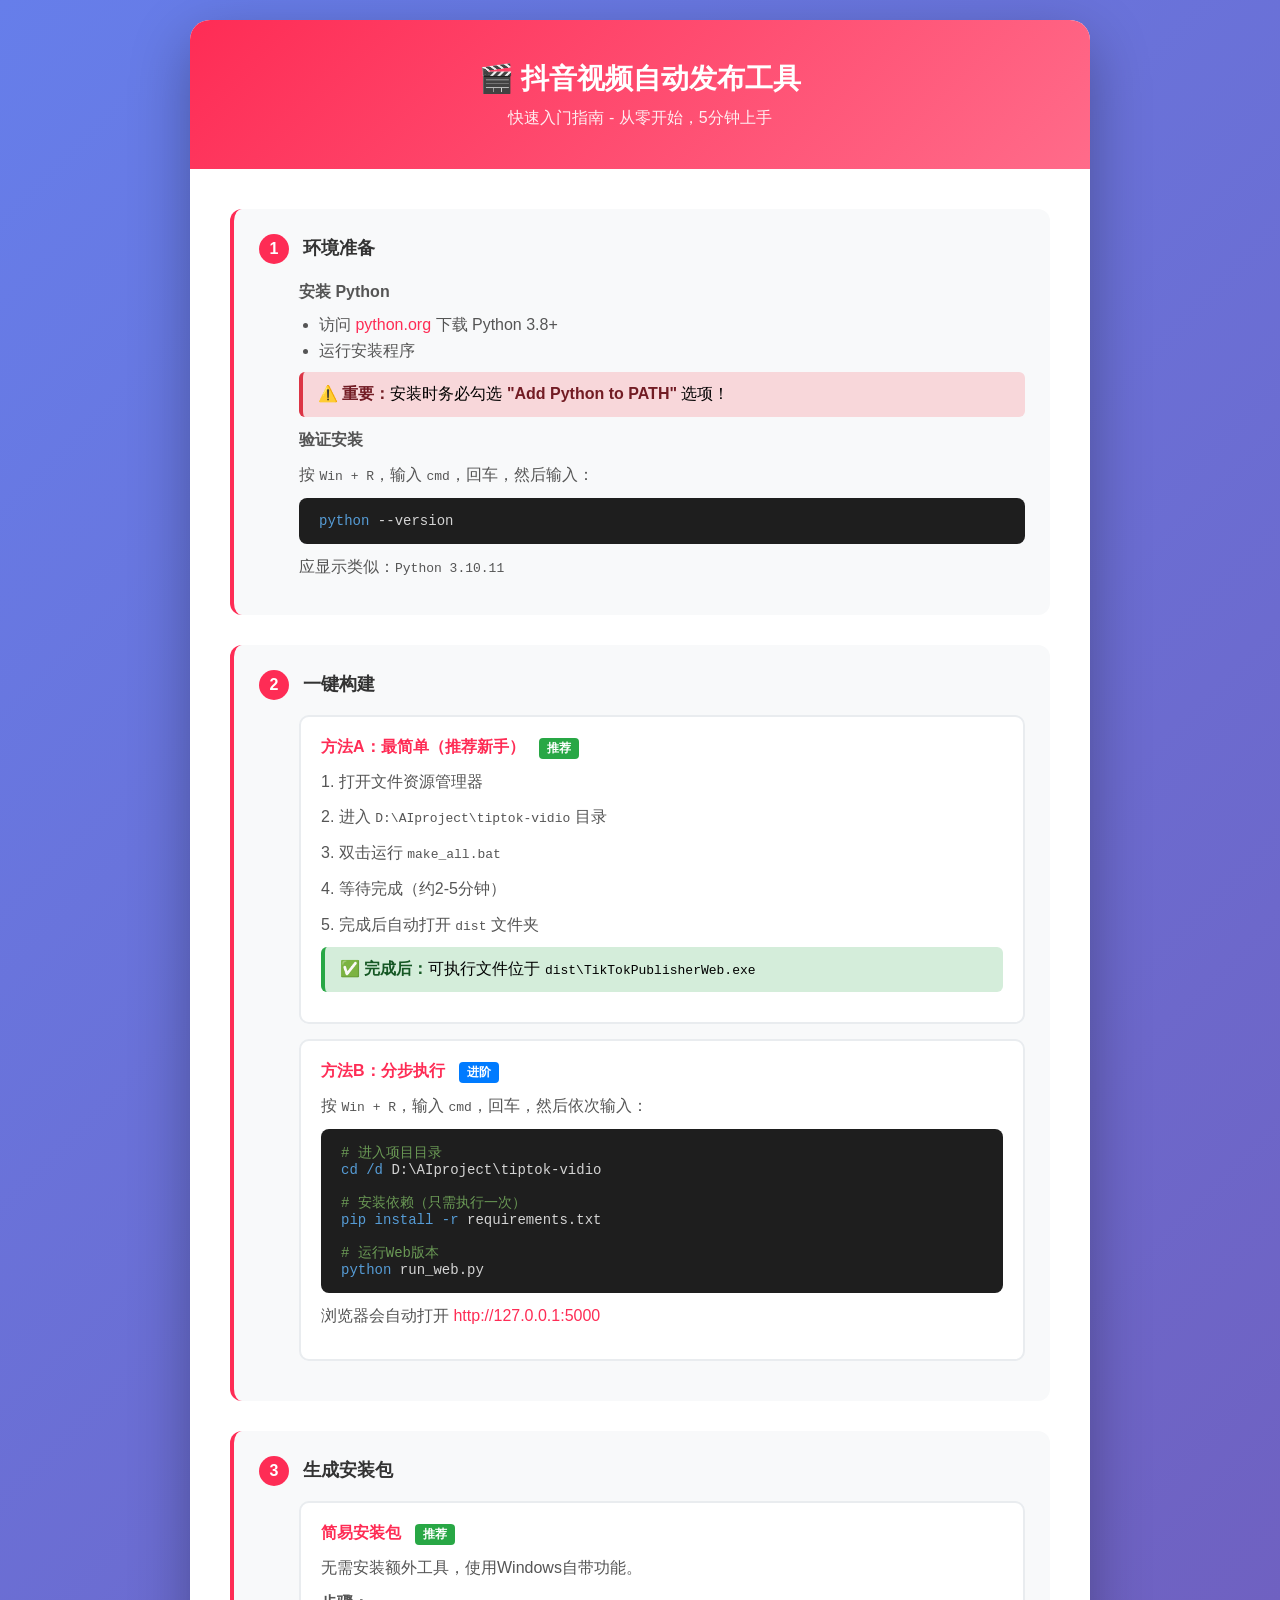
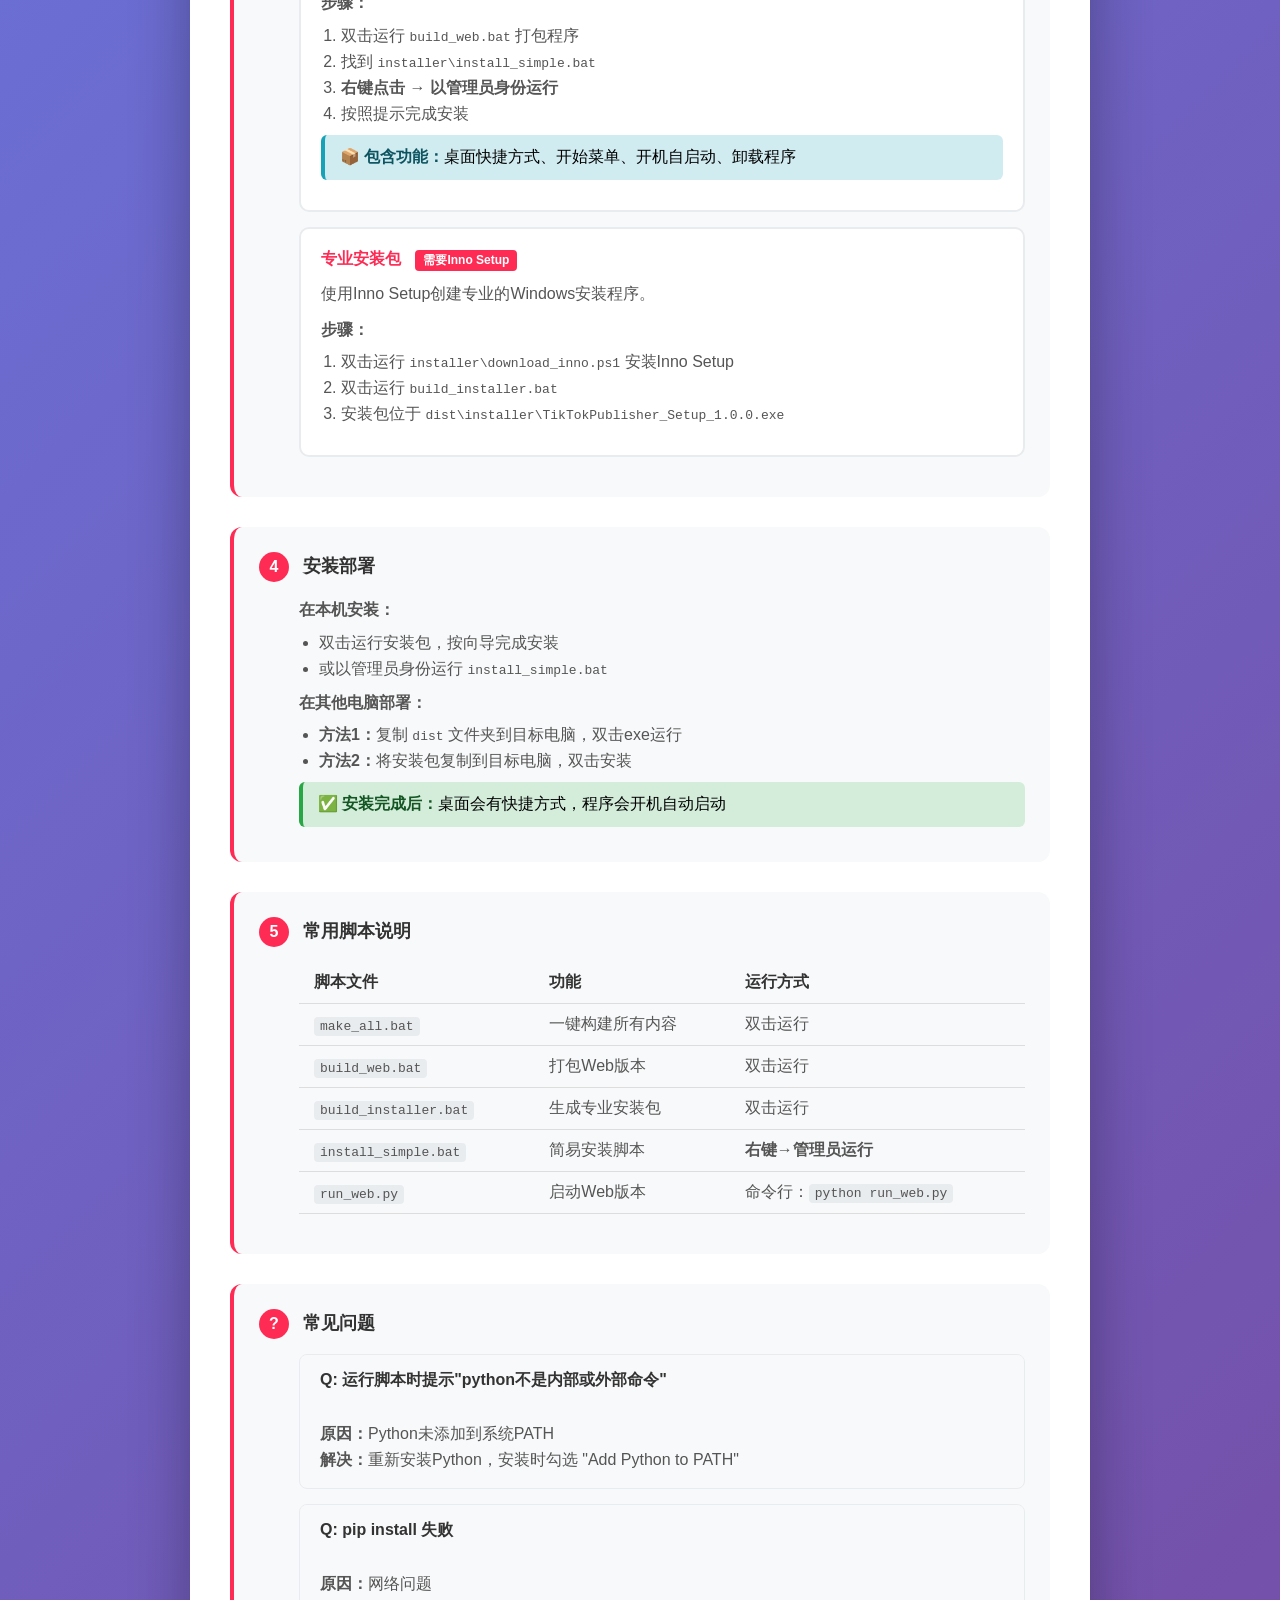
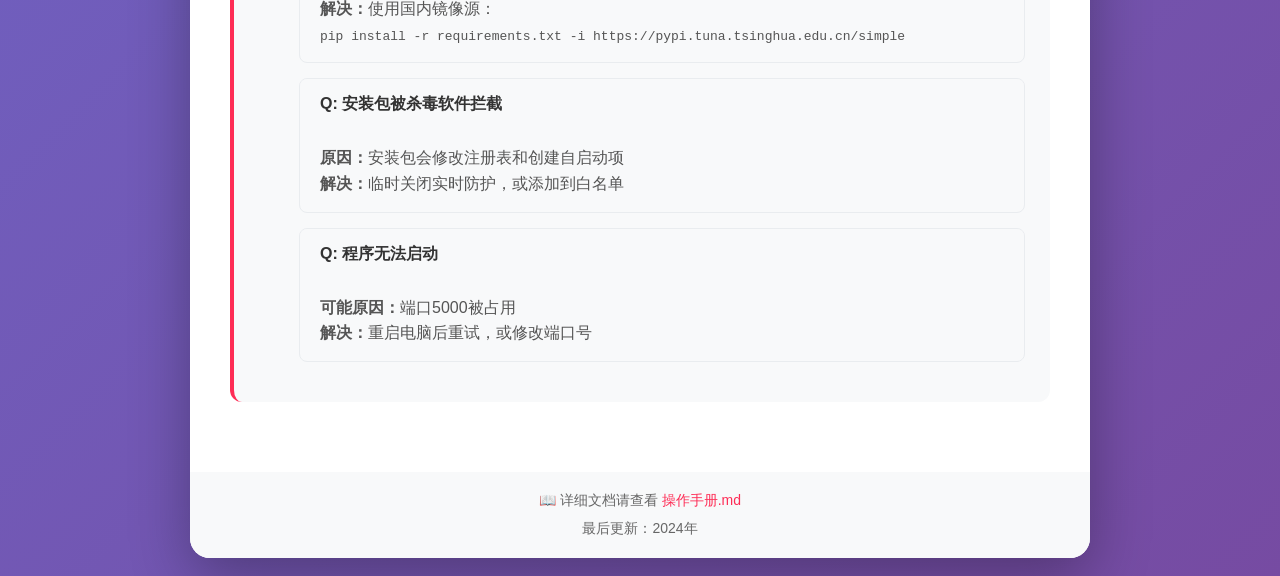
<file: quick_start.html>
<!DOCTYPE html>
<html lang="zh-CN">
<head>
    <meta charset="UTF-8">
    <meta name="viewport" content="width=device-width, initial-scale=1.0">
    <title>快速入门 - 抖音视频自动发布工具</title>
    <style>
        * {
            margin: 0;
            padding: 0;
            box-sizing: border-box;
        }

        body {
            font-family: -apple-system, BlinkMacSystemFont, "Segoe UI", Roboto, "Helvetica Neue", Arial, sans-serif;
            background: linear-gradient(135deg, #667eea 0%, #764ba2 100%);
            min-height: 100vh;
            padding: 20px;
        }

        .container {
            max-width: 900px;
            margin: 0 auto;
            background: white;
            border-radius: 20px;
            box-shadow: 0 20px 60px rgba(0,0,0,0.3);
            overflow: hidden;
        }

        .header {
            background: linear-gradient(135deg, #FE2C55 0%, #FF6B8A 100%);
            color: white;
            padding: 40px;
            text-align: center;
        }

        .header h1 {
            font-size: 28px;
            margin-bottom: 10px;
        }

        .header p {
            opacity: 0.9;
            font-size: 16px;
        }

        .content {
            padding: 40px;
        }

        .step {
            margin-bottom: 30px;
            padding: 25px;
            background: #f8f9fa;
            border-radius: 12px;
            border-left: 4px solid #FE2C55;
        }

        .step-number {
            display: inline-block;
            width: 30px;
            height: 30px;
            background: #FE2C55;
            color: white;
            border-radius: 50%;
            text-align: center;
            line-height: 30px;
            font-weight: bold;
            margin-right: 10px;
        }

        .step h3 {
            display: inline;
            font-size: 18px;
            color: #333;
        }

        .step-content {
            margin-top: 15px;
            padding-left: 40px;
        }

        .step-content p {
            margin-bottom: 10px;
            color: #555;
            line-height: 1.6;
        }

        .code-block {
            background: #1e1e1e;
            color: #d4d4d4;
            padding: 15px 20px;
            border-radius: 8px;
            font-family: "Consolas", "Monaco", monospace;
            font-size: 14px;
            margin: 10px 0;
            overflow-x: auto;
        }

        .code-block .comment {
            color: #6a9955;
        }

        .code-block .command {
            color: #569cd6;
        }

        .highlight {
            background: #fff3cd;
            padding: 12px 15px;
            border-radius: 6px;
            border-left: 4px solid #ffc107;
            margin: 10px 0;
        }

        .highlight strong {
            color: #856404;
        }

        .success-box {
            background: #d4edda;
            padding: 12px 15px;
            border-radius: 6px;
            border-left: 4px solid #28a745;
            margin: 10px 0;
        }

        .success-box strong {
            color: #155724;
        }

        .warning-box {
            background: #f8d7da;
            padding: 12px 15px;
            border-radius: 6px;
            border-left: 4px solid #dc3545;
            margin: 10px 0;
        }

        .warning-box strong {
            color: #721c24;
        }

        .info-box {
            background: #d1ecf1;
            padding: 12px 15px;
            border-radius: 6px;
            border-left: 4px solid #17a2b8;
            margin: 10px 0;
        }

        .info-box strong {
            color: #0c5460;
        }

        .files-table {
            width: 100%;
            border-collapse: collapse;
            margin: 15px 0;
        }

        .files-table th,
        .files-table td {
            padding: 10px 15px;
            text-align: left;
            border-bottom: 1px solid #ddd;
        }

        .files-table th {
            background: #f8f9fa;
            font-weight: 600;
            color: #333;
        }

        .files-table td {
            color: #555;
        }

        .files-table code {
            background: #e9ecef;
            padding: 2px 6px;
            border-radius: 4px;
            font-size: 13px;
        }

        .method-card {
            background: white;
            border: 2px solid #e9ecef;
            border-radius: 10px;
            padding: 20px;
            margin: 15px 0;
            transition: all 0.3s;
        }

        .method-card:hover {
            border-color: #FE2C55;
            box-shadow: 0 5px 15px rgba(254, 44, 85, 0.2);
        }

        .method-card h4 {
            color: #FE2C55;
            margin-bottom: 10px;
        }

        .method-card .badge {
            display: inline-block;
            background: #FE2C55;
            color: white;
            padding: 2px 8px;
            border-radius: 4px;
            font-size: 12px;
            margin-left: 10px;
        }

        .method-card .badge.green {
            background: #28a745;
        }

        .method-card .badge.blue {
            background: #007bff;
        }

        .faq {
            margin-top: 30px;
        }

        .faq-item {
            margin-bottom: 15px;
            border: 1px solid #e9ecef;
            border-radius: 8px;
            overflow: hidden;
        }

        .faq-question {
            background: #f8f9fa;
            padding: 15px 20px;
            font-weight: 600;
            color: #333;
            cursor: pointer;
        }

        .faq-answer {
            padding: 15px 20px;
            color: #555;
            line-height: 1.6;
        }

        .footer {
            background: #f8f9fa;
            padding: 20px 40px;
            text-align: center;
            color: #666;
            font-size: 14px;
        }

        .emoji {
            font-size: 20px;
            margin-right: 5px;
        }

        ul {
            margin-left: 20px;
            margin-bottom: 10px;
        }

        li {
            margin-bottom: 5px;
            color: #555;
        }

        a {
            color: #FE2C55;
            text-decoration: none;
        }

        a:hover {
            text-decoration: underline;
        }
    </style>
</head>
<body>
    <div class="container">
        <div class="header">
            <h1>🎬 抖音视频自动发布工具</h1>
            <p>快速入门指南 - 从零开始，5分钟上手</p>
        </div>

        <div class="content">
            <!-- 第一步：环境准备 -->
            <div class="step">
                <span class="step-number">1</span>
                <h3>环境准备</h3>
                <div class="step-content">
                    <p><strong>安装 Python</strong></p>
                    <ul>
                        <li>访问 <a href="https://www.python.org/downloads/" target="_blank">python.org</a> 下载 Python 3.8+</li>
                        <li>运行安装程序</li>
                    </ul>

                    <div class="warning-box">
                        <strong>⚠️ 重要：</strong>安装时务必勾选 <strong>"Add Python to PATH"</strong> 选项！
                    </div>

                    <p><strong>验证安装</strong></p>
                    <p>按 <code>Win + R</code>，输入 <code>cmd</code>，回车，然后输入：</p>
                    <div class="code-block">
                        <span class="command">python</span> --version
                    </div>
                    <p>应显示类似：<code>Python 3.10.11</code></p>
                </div>
            </div>

            <!-- 第二步：一键构建 -->
            <div class="step">
                <span class="step-number">2</span>
                <h3>一键构建</h3>
                <div class="step-content">
                    <div class="method-card">
                        <h4>方法A：最简单（推荐新手） <span class="badge green">推荐</span></h4>
                        <p>1. 打开文件资源管理器</p>
                        <p>2. 进入 <code>D:\AIproject\tiptok-vidio</code> 目录</p>
                        <p>3. 双击运行 <code>make_all.bat</code></p>
                        <p>4. 等待完成（约2-5分钟）</p>
                        <p>5. 完成后自动打开 <code>dist</code> 文件夹</p>

                        <div class="success-box">
                            <strong>✅ 完成后：</strong>可执行文件位于 <code>dist\TikTokPublisherWeb.exe</code>
                        </div>
                    </div>

                    <div class="method-card">
                        <h4>方法B：分步执行 <span class="badge blue">进阶</span></h4>
                        <p>按 <code>Win + R</code>，输入 <code>cmd</code>，回车，然后依次输入：</p>
                        <div class="code-block">
                            <span class="comment"># 进入项目目录</span><br>
                            <span class="command">cd /d</span> D:\AIproject\tiptok-vidio<br><br>
                            <span class="comment"># 安装依赖（只需执行一次）</span><br>
                            <span class="command">pip install -r</span> requirements.txt<br><br>
                            <span class="comment"># 运行Web版本</span><br>
                            <span class="command">python</span> run_web.py
                        </div>
                        <p>浏览器会自动打开 <a href="http://127.0.0.1:5000" target="_blank">http://127.0.0.1:5000</a></p>
                    </div>
                </div>
            </div>

            <!-- 第三步：生成安装包 -->
            <div class="step">
                <span class="step-number">3</span>
                <h3>生成安装包</h3>
                <div class="step-content">
                    <div class="method-card">
                        <h4>简易安装包 <span class="badge green">推荐</span></h4>
                        <p>无需安装额外工具，使用Windows自带功能。</p>
                        <p><strong>步骤：</strong></p>
                        <ol style="margin-left: 20px; margin-bottom: 10px;">
                            <li>双击运行 <code>build_web.bat</code> 打包程序</li>
                            <li>找到 <code>installer\install_simple.bat</code></li>
                            <li><strong>右键点击</strong> → <strong>以管理员身份运行</strong></li>
                            <li>按照提示完成安装</li>
                        </ol>

                        <div class="info-box">
                            <strong>📦 包含功能：</strong>桌面快捷方式、开始菜单、开机自启动、卸载程序
                        </div>
                    </div>

                    <div class="method-card">
                        <h4>专业安装包 <span class="badge">需要Inno Setup</span></h4>
                        <p>使用Inno Setup创建专业的Windows安装程序。</p>
                        <p><strong>步骤：</strong></p>
                        <ol style="margin-left: 20px; margin-bottom: 10px;">
                            <li>双击运行 <code>installer\download_inno.ps1</code> 安装Inno Setup</li>
                            <li>双击运行 <code>build_installer.bat</code></li>
                            <li>安装包位于 <code>dist\installer\TikTokPublisher_Setup_1.0.0.exe</code></li>
                        </ol>
                    </div>
                </div>
            </div>

            <!-- 第四步：安装部署 -->
            <div class="step">
                <span class="step-number">4</span>
                <h3>安装部署</h3>
                <div class="step-content">
                    <p><strong>在本机安装：</strong></p>
                    <ul>
                        <li>双击运行安装包，按向导完成安装</li>
                        <li>或以管理员身份运行 <code>install_simple.bat</code></li>
                    </ul>

                    <p><strong>在其他电脑部署：</strong></p>
                    <ul>
                        <li><strong>方法1：</strong>复制 <code>dist</code> 文件夹到目标电脑，双击exe运行</li>
                        <li><strong>方法2：</strong>将安装包复制到目标电脑，双击安装</li>
                    </ul>

                    <div class="success-box">
                        <strong>✅ 安装完成后：</strong>桌面会有快捷方式，程序会开机自动启动
                    </div>
                </div>
            </div>

            <!-- 常用脚本说明 -->
            <div class="step">
                <span class="step-number">5</span>
                <h3>常用脚本说明</h3>
                <div class="step-content">
                    <table class="files-table">
                        <thead>
                            <tr>
                                <th>脚本文件</th>
                                <th>功能</th>
                                <th>运行方式</th>
                            </tr>
                        </thead>
                        <tbody>
                            <tr>
                                <td><code>make_all.bat</code></td>
                                <td>一键构建所有内容</td>
                                <td>双击运行</td>
                            </tr>
                            <tr>
                                <td><code>build_web.bat</code></td>
                                <td>打包Web版本</td>
                                <td>双击运行</td>
                            </tr>
                            <tr>
                                <td><code>build_installer.bat</code></td>
                                <td>生成专业安装包</td>
                                <td>双击运行</td>
                            </tr>
                            <tr>
                                <td><code>install_simple.bat</code></td>
                                <td>简易安装脚本</td>
                                <td><strong>右键→管理员运行</strong></td>
                            </tr>
                            <tr>
                                <td><code>run_web.py</code></td>
                                <td>启动Web版本</td>
                                <td>命令行：<code>python run_web.py</code></td>
                            </tr>
                        </tbody>
                    </table>
                </div>
            </div>

            <!-- 常见问题 -->
            <div class="step">
                <span class="step-number">?</span>
                <h3>常见问题</h3>
                <div class="step-content">
                    <div class="faq-item">
                        <div class="faq-question">Q: 运行脚本时提示"python不是内部或外部命令"</div>
                        <div class="faq-answer">
                            <strong>原因：</strong>Python未添加到系统PATH<br>
                            <strong>解决：</strong>重新安装Python，安装时勾选 "Add Python to PATH"
                        </div>
                    </div>

                    <div class="faq-item">
                        <div class="faq-question">Q: pip install 失败</div>
                        <div class="faq-answer">
                            <strong>原因：</strong>网络问题<br>
                            <strong>解决：</strong>使用国内镜像源：<br>
                            <code>pip install -r requirements.txt -i https://pypi.tuna.tsinghua.edu.cn/simple</code>
                        </div>
                    </div>

                    <div class="faq-item">
                        <div class="faq-question">Q: 安装包被杀毒软件拦截</div>
                        <div class="faq-answer">
                            <strong>原因：</strong>安装包会修改注册表和创建自启动项<br>
                            <strong>解决：</strong>临时关闭实时防护，或添加到白名单
                        </div>
                    </div>

                    <div class="faq-item">
                        <div class="faq-question">Q: 程序无法启动</div>
                        <div class="faq-answer">
                            <strong>可能原因：</strong>端口5000被占用<br>
                            <strong>解决：</strong>重启电脑后重试，或修改端口号
                        </div>
                    </div>
                </div>
            </div>
        </div>

        <div class="footer">
            <p>📖 详细文档请查看 <a href="操作手册.md">操作手册.md</a></p>
            <p style="margin-top: 10px;">最后更新：2024年</p>
        </div>
    </div>
</body>
</html>
</file>
